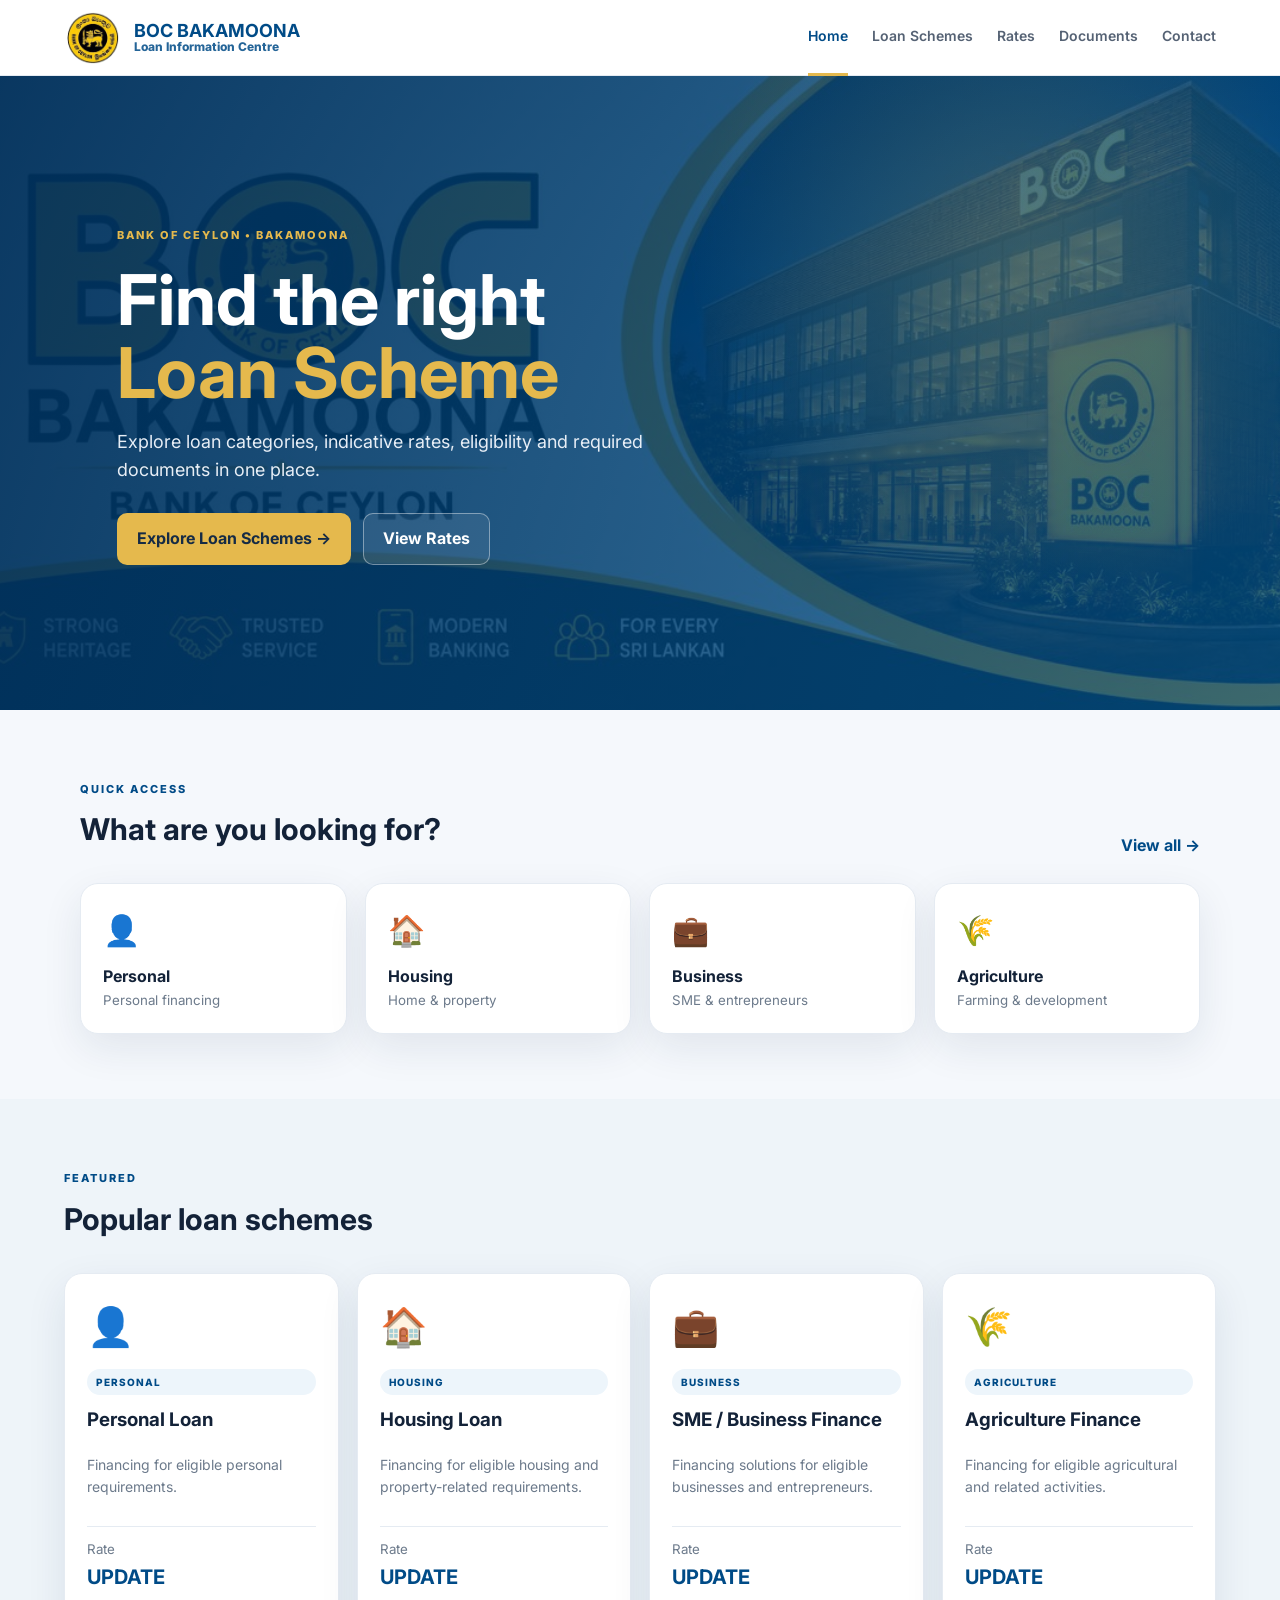
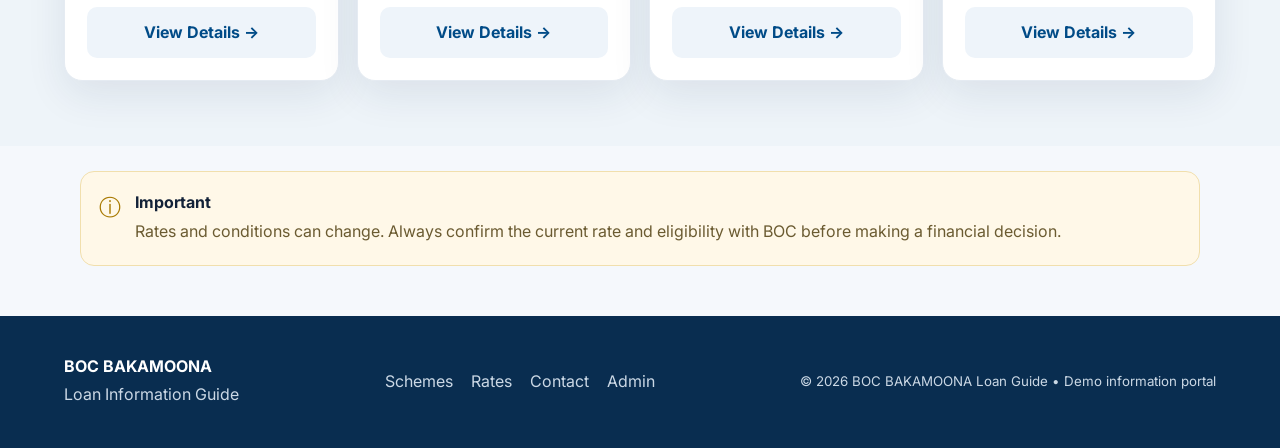
<file: index.html>
<!DOCTYPE html>
<html lang="en">
<head>
  <meta charset="UTF-8">
  <meta name="viewport" content="width=device-width, initial-scale=1.0">
  <meta name="description" content="BOC BAKAMOONA Loan Guide">
  <title>BOC BAKAMOONA | Loan Guide</title>
  <link rel="preconnect" href="https://fonts.googleapis.com">
  <link rel="preconnect" href="https://fonts.gstatic.com" crossorigin>
  <link href="https://fonts.googleapis.com/css2?family=Inter:wght@400;500;600;700;800&display=swap" rel="stylesheet">
  <link rel="stylesheet" href="assets/css/style.css">
</head>
<body>
<header class="topbar">
  <a  class="brand" href="index.html">
    <img src="assets/images/boc-logo.jpg" alt="Bank of Ceylon Logo">
    <div>
        <strong>BOC BAKAMOONA</strong>
        <span>Loan Information Centre</span>
    </div>
</a>
  <button class="menu-btn" onclick="toggleMenu()">☰</button>
  <nav id="mainNav">
    <a class="active" href="index.html">Home</a>
    <a href="schemes.html">Loan Schemes</a>
    <a href="rates.html">Rates</a>
    <a href="documents.html">Documents</a>
    <a href="contact.html">Contact</a>
  </nav>
</header>

<main>
  <section class="hero">
    <div class="hero-overlay"></div>
    <div class="hero-content">
      <span class="eyebrow">BANK OF CEYLON • BAKAMOONA</span>
      <h1>Find the right<br><strong>Loan Scheme</strong></h1>
      <p>Explore loan categories, indicative rates, eligibility and required documents in one place.</p>
      <div class="hero-actions">
        <a class="btn primary" href="schemes.html">Explore Loan Schemes →</a>
        <a class="btn glass" href="rates.html">View Rates</a>
      </div>
    </div>
  </section>

  <section class="container section">
    <div class="section-head">
      <div><span class="eyebrow dark">QUICK ACCESS</span><h2>What are you looking for?</h2></div>
      <a class="text-link" href="schemes.html">View all →</a>
    </div>
    <div class="quick-grid">
      <a class="quick-card" href="schemes.html?category=personal"><span>👤</span><b>Personal</b><small>Personal financing</small></a>
      <a class="quick-card" href="schemes.html?category=housing"><span>🏠</span><b>Housing</b><small>Home & property</small></a>
      <a class="quick-card" href="schemes.html?category=business"><span>💼</span><b>Business</b><small>SME & entrepreneurs</small></a>
      <a class="quick-card" href="schemes.html?category=agriculture"><span>🌾</span><b>Agriculture</b><small>Farming & development</small></a>
    </div>
  </section>

  <section class="container section soft">
    <div class="section-head">
      <div><span class="eyebrow dark">FEATURED</span><h2>Popular loan schemes</h2></div>
    </div>
    <div id="featuredSchemes" class="cards"></div>
  </section>

  <section class="container notice">
    <div class="notice-icon">ⓘ</div>
    <div>
      <b>Important</b>
      <p>Rates and conditions can change. Always confirm the current rate and eligibility with BOC before making a financial decision.</p>
    </div>
  </section>
</main>

<footer class="footer">
  <div><b>BOC BAKAMOONA</b><p>Loan Information Guide</p></div>
  <div class="footer-links"><a href="schemes.html">Schemes</a><a href="rates.html">Rates</a><a href="contact.html">Contact</a><a href="admin.html">Admin</a></div>
  <small>© <span class="year"></span> BOC BAKAMOONA Loan Guide • Demo information portal</small>
</footer>

<script src="assets/js/data.js"></script>
<script src="assets/js/app.js"></script>
</body>
</html>
</file>
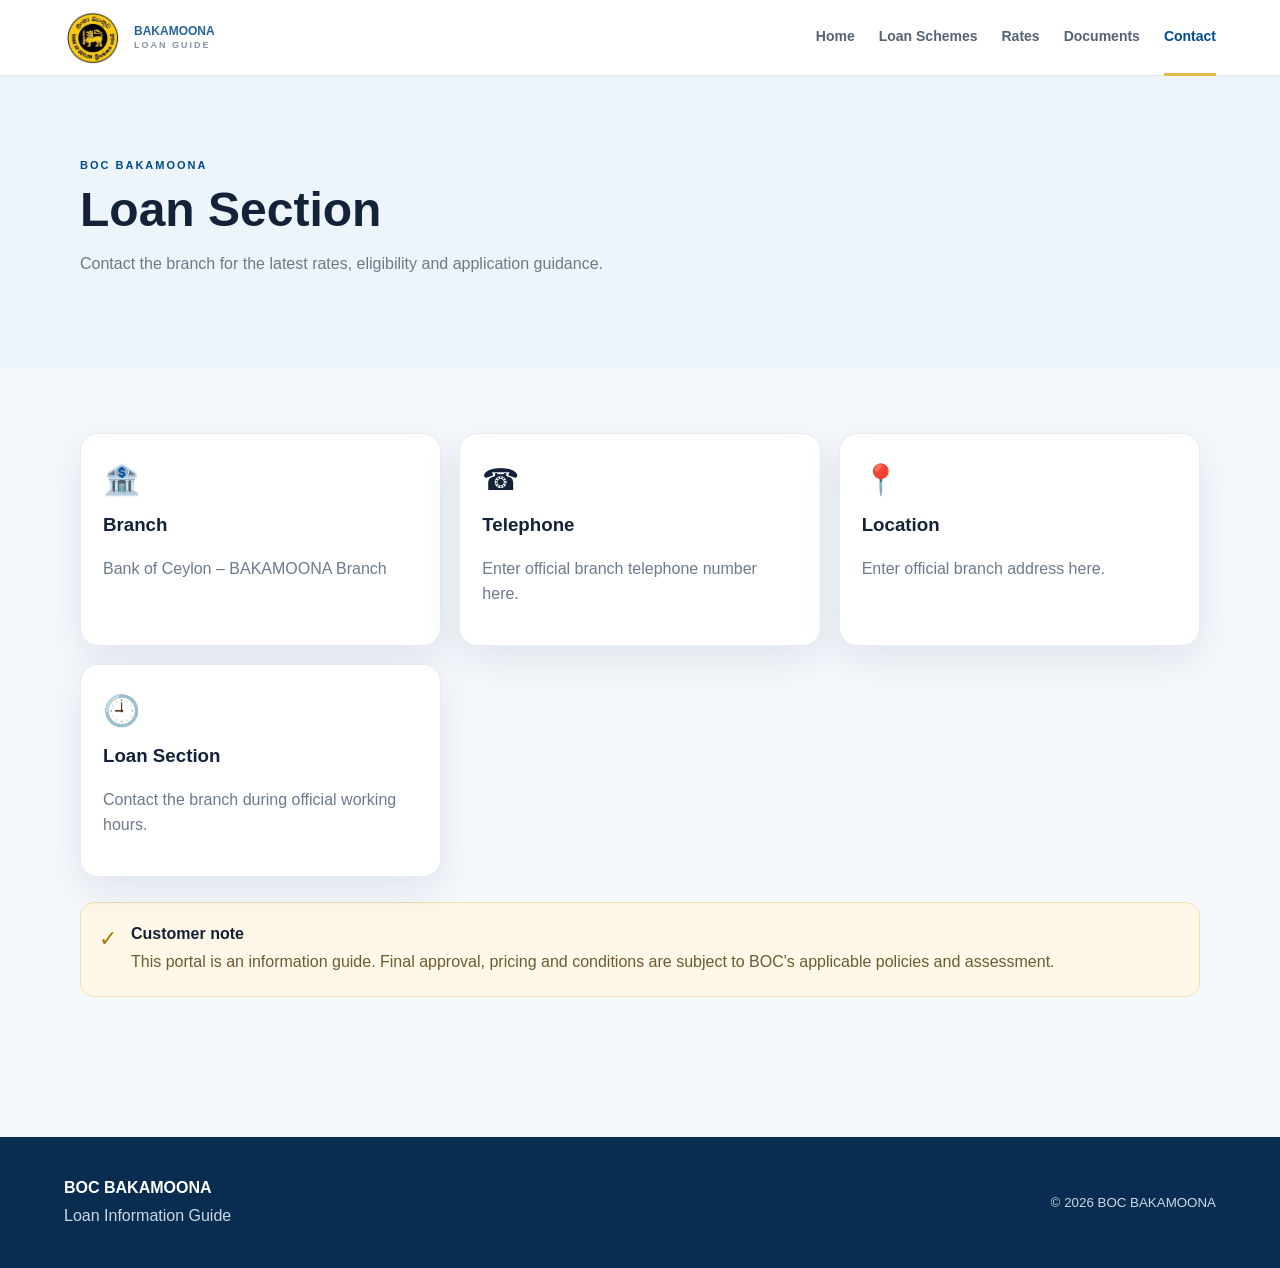
<file: contact.html>
<!DOCTYPE html>
<html lang="en">
<head><meta charset="UTF-8"><meta name="viewport" content="width=device-width, initial-scale=1.0"><title>Contact | BOC BAKAMOONA</title><link rel="stylesheet" href="assets/css/style.css"></head>
<body>
<header class="topbar"><a class="brand" href="index.html"><img src="assets/images/boc-logo.jpg" alt="Bank of Ceylon Logo"><span>BAKAMOONA<br><small>LOAN GUIDE</small></span></a><button class="menu-btn" onclick="toggleMenu()">☰</button><nav id="mainNav"><a href="index.html">Home</a><a href="schemes.html">Loan Schemes</a><a href="rates.html">Rates</a><a href="documents.html">Documents</a><a class="active" href="contact.html">Contact</a></nav></header>
<main><section class="page-hero"><div class="container"><span class="eyebrow dark">BOC BAKAMOONA</span><h1>Loan Section</h1><p>Contact the branch for the latest rates, eligibility and application guidance.</p></div></section>
<section class="container section"><div class="contact-grid"><div class="contact-card"><span>🏦</span><h3>Branch</h3><p>Bank of Ceylon – BAKAMOONA Branch</p></div><div class="contact-card"><span>☎</span><h3>Telephone</h3><p>Enter official branch telephone number here.</p></div><div class="contact-card"><span>📍</span><h3>Location</h3><p>Enter official branch address here.</p></div><div class="contact-card"><span>🕘</span><h3>Loan Section</h3><p>Contact the branch during official working hours.</p></div></div><div class="notice"><div class="notice-icon">✓</div><div><b>Customer note</b><p>This portal is an information guide. Final approval, pricing and conditions are subject to BOC's applicable policies and assessment.</p></div></div></section></main>
<footer class="footer"><div><b>BOC BAKAMOONA</b><p>Loan Information Guide</p></div><small>© <span class="year"></span> BOC BAKAMOONA</small></footer>
<script src="assets/js/app.js"></script></body></html>
</file>
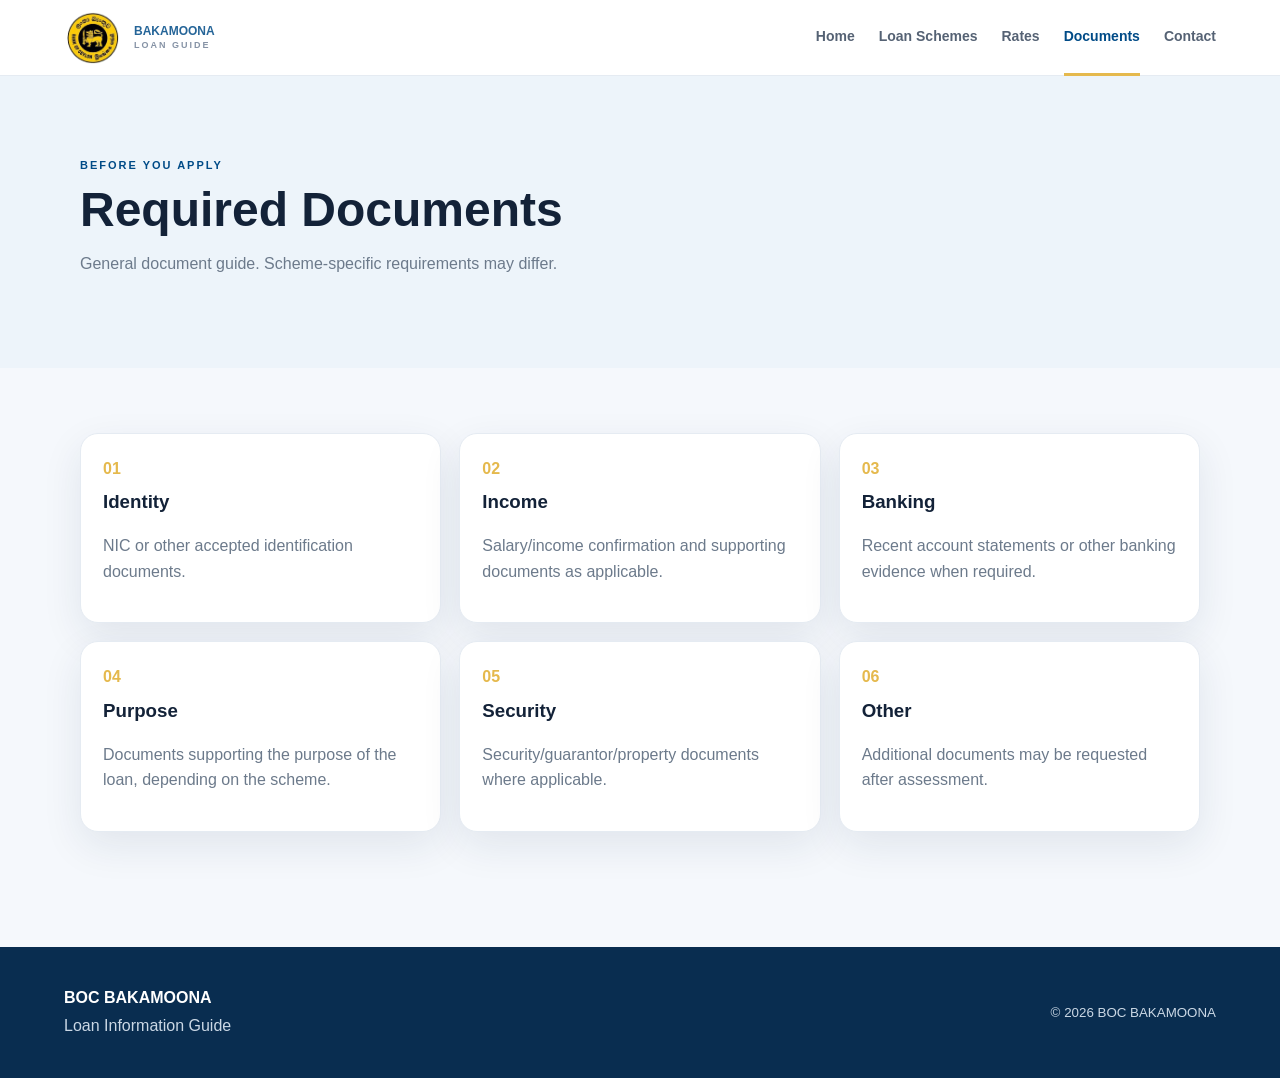
<file: documents.html>
<!DOCTYPE html>
<html lang="en">
<head><meta charset="UTF-8"><meta name="viewport" content="width=device-width, initial-scale=1.0"><title>Required Documents | BOC BAKAMOONA</title><link rel="stylesheet" href="assets/css/style.css"></head>
<body>
<header class="topbar"><a class="brand" href="index.html"><img src="assets/images/boc-logo.jpg" alt="Bank of Ceylon Logo"><span>BAKAMOONA<br><small>LOAN GUIDE</small></span></a><button class="menu-btn" onclick="toggleMenu()">☰</button><nav id="mainNav"><a href="index.html">Home</a><a href="schemes.html">Loan Schemes</a><a href="rates.html">Rates</a><a class="active" href="documents.html">Documents</a><a href="contact.html">Contact</a></nav></header>
<main><section class="page-hero"><div class="container"><span class="eyebrow dark">BEFORE YOU APPLY</span><h1>Required Documents</h1><p>General document guide. Scheme-specific requirements may differ.</p></div></section>
<section class="container section"><div class="doc-grid"><div class="info-card"><span>01</span><h3>Identity</h3><p>NIC or other accepted identification documents.</p></div><div class="info-card"><span>02</span><h3>Income</h3><p>Salary/income confirmation and supporting documents as applicable.</p></div><div class="info-card"><span>03</span><h3>Banking</h3><p>Recent account statements or other banking evidence when required.</p></div><div class="info-card"><span>04</span><h3>Purpose</h3><p>Documents supporting the purpose of the loan, depending on the scheme.</p></div><div class="info-card"><span>05</span><h3>Security</h3><p>Security/guarantor/property documents where applicable.</p></div><div class="info-card"><span>06</span><h3>Other</h3><p>Additional documents may be requested after assessment.</p></div></div></section></main>
<footer class="footer"><div><b>BOC BAKAMOONA</b><p>Loan Information Guide</p></div><small>© <span class="year"></span> BOC BAKAMOONA</small></footer>
<script src="assets/js/app.js"></script></body></html>
</file>
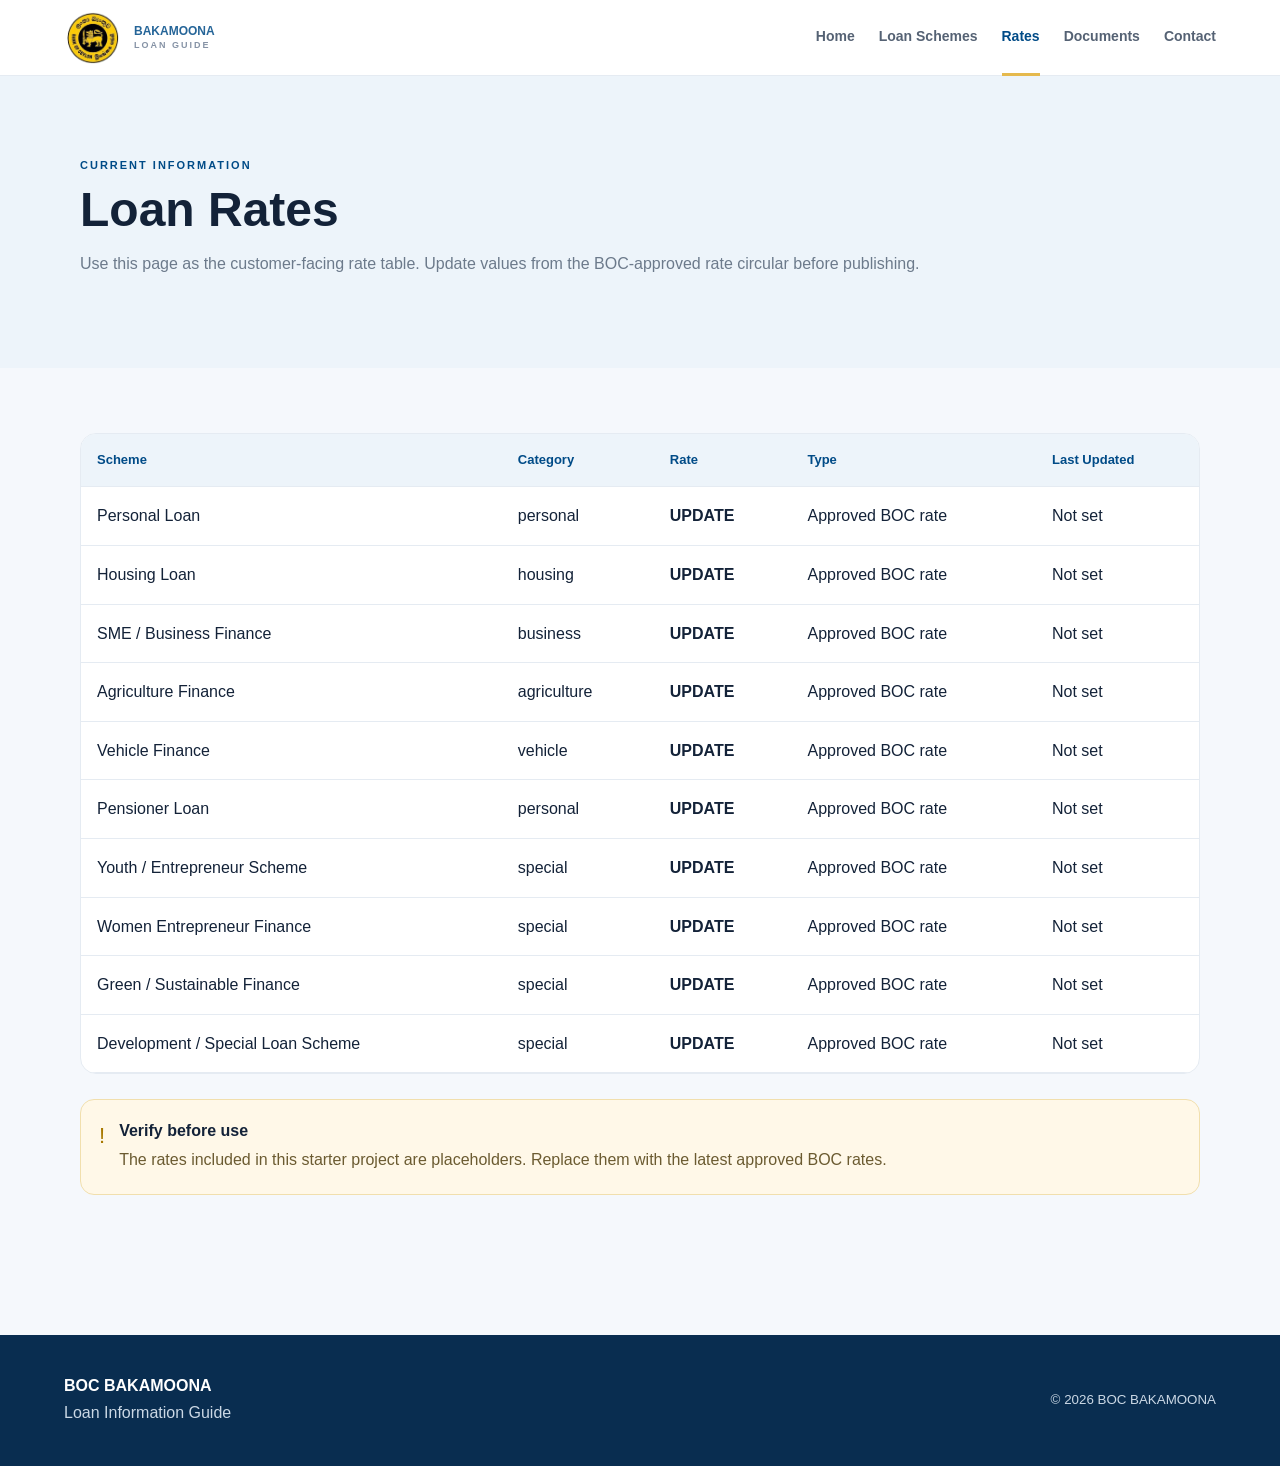
<file: rates.html>
<!DOCTYPE html>
<html lang="en">
<head><meta charset="UTF-8"><meta name="viewport" content="width=device-width, initial-scale=1.0"><title>Loan Rates | BOC BAKAMOONA</title><link rel="stylesheet" href="assets/css/style.css"></head>
<body>
<header class="topbar"><a class="brand" href="index.html"><img src="assets/images/boc-logo.jpg" alt="Bank of Ceylon Logo"><span>BAKAMOONA<br><small>LOAN GUIDE</small></span></a><button class="menu-btn" onclick="toggleMenu()">☰</button><nav id="mainNav"><a href="index.html">Home</a><a href="schemes.html">Loan Schemes</a><a class="active" href="rates.html">Rates</a><a href="documents.html">Documents</a><a href="contact.html">Contact</a></nav></header>
<main><section class="page-hero"><div class="container"><span class="eyebrow dark">CURRENT INFORMATION</span><h1>Loan Rates</h1><p>Use this page as the customer-facing rate table. Update values from the BOC-approved rate circular before publishing.</p></div></section>
<section class="container section"><div class="table-wrap"><table><thead><tr><th>Scheme</th><th>Category</th><th>Rate</th><th>Type</th><th>Last Updated</th></tr></thead><tbody id="ratesTable"></tbody></table></div><div class="notice"><div class="notice-icon">!</div><div><b>Verify before use</b><p>The rates included in this starter project are placeholders. Replace them with the latest approved BOC rates.</p></div></div></section></main>
<footer class="footer"><div><b>BOC BAKAMOONA</b><p>Loan Information Guide</p></div><small>© <span class="year"></span> BOC BAKAMOONA</small></footer>
<script src="assets/js/data.js"></script><script src="assets/js/app.js"></script><script>document.addEventListener("DOMContentLoaded",renderRates);</script>
</body></html>
</file>
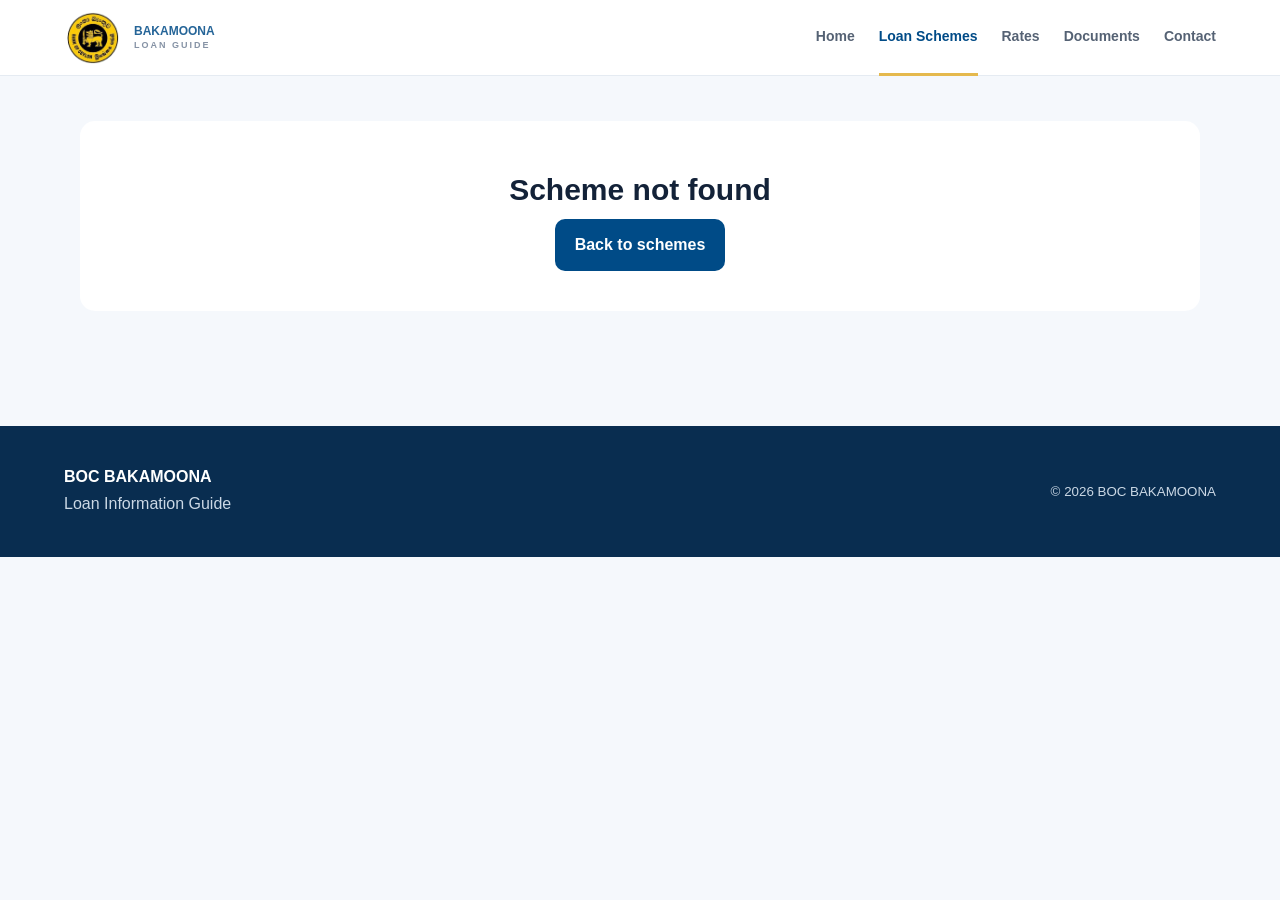
<file: scheme.html>
<!DOCTYPE html>
<html lang="en">
<head>
<meta charset="UTF-8"><meta name="viewport" content="width=device-width, initial-scale=1.0">
<title>Loan Scheme | BOC BAKAMOONA</title><link rel="stylesheet" href="assets/css/style.css">
</head>
<body>
<header class="topbar"><a class="brand" href="index.html"><img src="assets/images/boc-logo.jpg" alt="Bank of Ceylon Logo"><span>BAKAMOONA<br><small>LOAN GUIDE</small></span></a><button class="menu-btn" onclick="toggleMenu()">☰</button><nav id="mainNav"><a href="index.html">Home</a><a class="active" href="schemes.html">Loan Schemes</a><a href="rates.html">Rates</a><a href="documents.html">Documents</a><a href="contact.html">Contact</a></nav></header>
<main><section id="schemeDetail" class="container section detail-page"></section></main>
<footer class="footer"><div><b>BOC BAKAMOONA</b><p>Loan Information Guide</p></div><small>© <span class="year"></span> BOC BAKAMOONA</small></footer>
<script src="assets/js/data.js"></script><script src="assets/js/app.js"></script><script>document.addEventListener("DOMContentLoaded",renderSchemeDetail);</script>
</body>
</html>
</file>
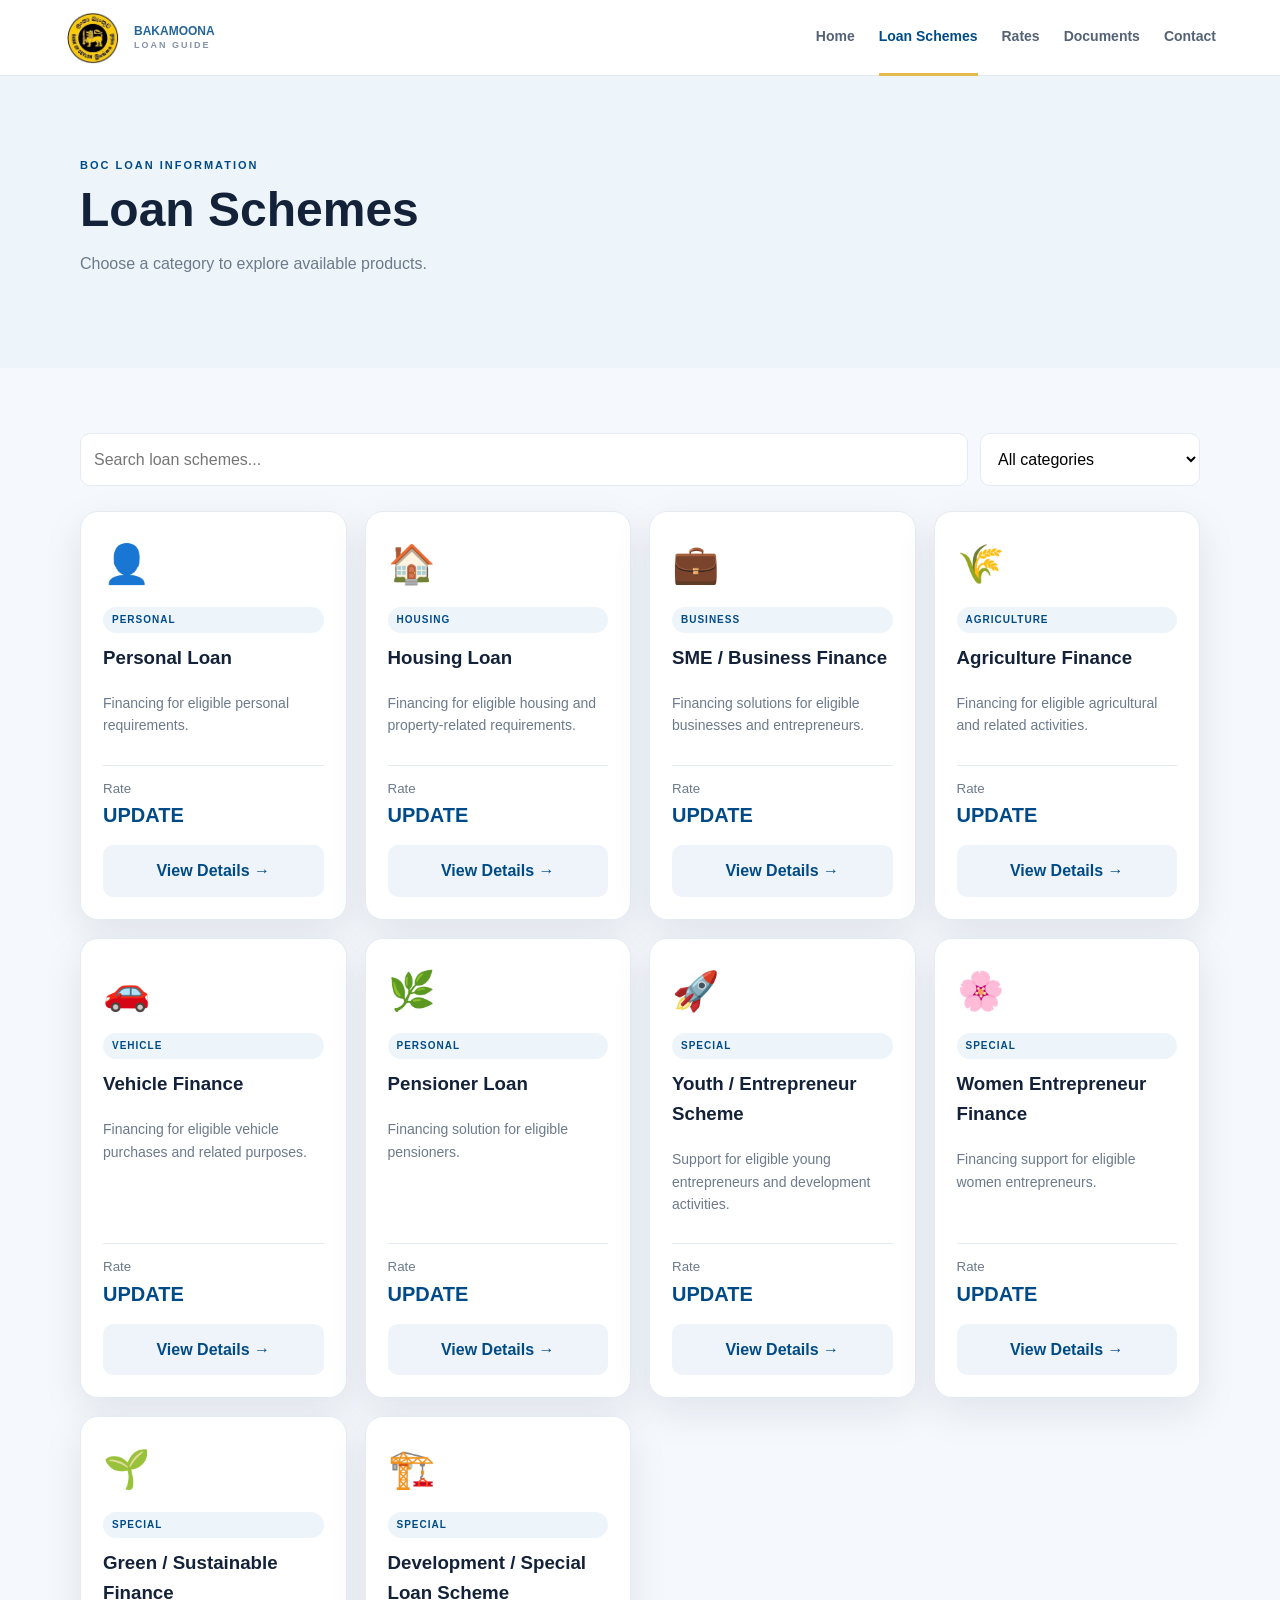
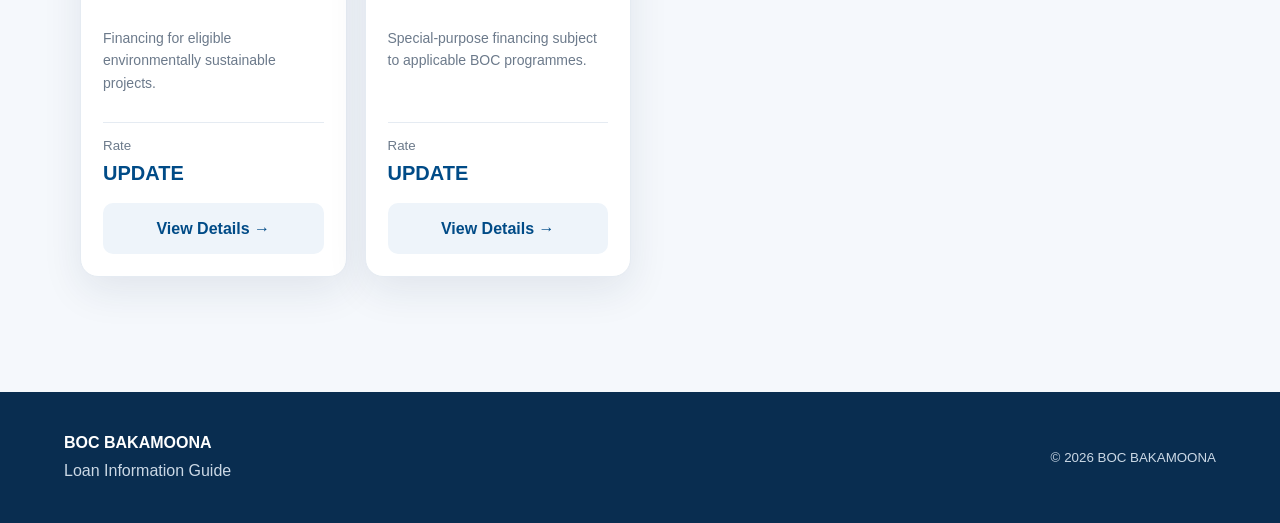
<file: schemes.html>
<!DOCTYPE html>
<html lang="en">
<head>
<meta charset="UTF-8"><meta name="viewport" content="width=device-width, initial-scale=1.0">
<title>Loan Schemes | BOC BAKAMOONA</title>
<link rel="stylesheet" href="assets/css/style.css">
</head>
<body>
<header class="topbar">
<a class="brand" href="index.html"> <img src="assets/images/boc-logo.jpg" alt="Bank of Ceylon Logo"><span>BAKAMOONA<br><small>LOAN GUIDE</small></span></a>
<button class="menu-btn" onclick="toggleMenu()">☰</button>
<nav id="mainNav"><a href="index.html">Home</a><a class="active" href="schemes.html">Loan Schemes</a><a href="rates.html">Rates</a><a href="documents.html">Documents</a><a href="contact.html">Contact</a></nav>
</header>
<main>
<section class="page-hero"><div class="container"><span class="eyebrow dark">BOC LOAN INFORMATION</span><h1>Loan Schemes</h1><p>Choose a category to explore available products.</p></div></section>
<section class="container section">
<div class="toolbar"><input id="searchInput" class="search" placeholder="Search loan schemes..." oninput="renderSchemes()">
<select id="categoryFilter" class="select" onchange="renderSchemes()"><option value="all">All categories</option><option value="personal">Personal</option><option value="housing">Housing</option><option value="business">Business</option><option value="agriculture">Agriculture</option><option value="vehicle">Vehicle</option><option value="special">Special Schemes</option></select></div>
<div id="schemeGrid" class="cards"></div>
</section>
</main>
<footer class="footer"><div><b>BOC BAKAMOONA</b><p>Loan Information Guide</p></div><small>© <span class="year"></span> BOC BAKAMOONA</small></footer>
<script src="assets/js/data.js"></script><script src="assets/js/app.js"></script><script>document.addEventListener("DOMContentLoaded",()=>{const p=new URLSearchParams(location.search).get("category");if(p)document.getElementById("categoryFilter").value=p;renderSchemes();});</script>
</body>
</html>
</file>
<file: assets/css/style.css>
:root{--blue:#004b87;--blue2:#0069b8;--gold:#e5b94d;--ink:#132238;--muted:#6c7a8b;--bg:#f5f8fc;--white:#fff;--border:#e5ebf2;--shadow:0 14px 40px rgba(17,43,74,.09)}
*{box-sizing:border-box}html{scroll-behavior:smooth}body{margin:0;font-family:Inter,Arial,sans-serif;color:var(--ink);background:var(--bg);line-height:1.6}a{text-decoration:none;color:inherit}.topbar{height:76px;background:#fff;border-bottom:1px solid var(--border);display:flex;align-items:center;justify-content:space-between;padding:0 5%;position:sticky;top:0;z-index:10}.brand{display:flex;align-items:center;gap:10px;color:var(--blue);font-weight:800;line-height:1.05}.brand small{font-size:9px;letter-spacing:2px;color:#718096}.brand-mark{background:var(--blue);color:#fff;border-radius:9px;padding:10px 8px;font-size:14px}.topbar nav{display:flex;gap:24px;font-size:14px;font-weight:600;color:#556274}.topbar nav a{padding:26px 0;border-bottom:3px solid transparent}.topbar nav a:hover,.topbar nav .active{color:var(--blue);border-bottom-color:var(--gold)}.menu-btn{display:none;border:0;background:none;font-size:24px}.hero{min-height:590px;position:relative;background:linear-gradient(110deg,rgba(0,48,91,.96),rgba(0,84,143,.76)),url("../images/boc-background.jpg") center/cover}.hero-overlay{position:absolute;inset:0;background:radial-gradient(circle at 80% 30%,rgba(229,185,77,.22),transparent 30%)}.hero-content{position:relative;max-width:1200px;margin:auto;padding:145px 6%;color:#fff}.eyebrow{font-size:11px;letter-spacing:2px;font-weight:800;color:var(--gold)}.eyebrow.dark{color:var(--blue)}h1{font-size:clamp(38px,6vw,70px);line-height:1.05;margin:16px 0}h1 strong{color:var(--gold)}.hero p{max-width:580px;font-size:18px;color:#e7eef6}.hero-actions{display:flex;gap:12px;margin-top:28px}.btn{display:inline-flex;justify-content:center;align-items:center;padding:12px 19px;border-radius:10px;font-weight:700;border:1px solid transparent;cursor:pointer}.primary{background:var(--blue);color:#fff}.hero .primary{background:var(--gold);color:#152b45}.glass{border-color:rgba(255,255,255,.4);color:#fff;background:rgba(255,255,255,.08)}.secondary{background:#eef4fa;color:var(--blue)}.danger{background:#fff0f0;color:#a52222}.full{width:100%}.container{width:min(1120px,90%);margin:auto}.section{padding:65px 0}.soft{background:#eef4f9;width:100%;padding-left:5%;padding-right:5%}.section-head{display:flex;justify-content:space-between;align-items:end;margin-bottom:25px}h2{font-size:30px;margin:5px 0}.text-link,.back{color:var(--blue);font-weight:700}.quick-grid,.cards{display:grid;grid-template-columns:repeat(4,1fr);gap:18px}.quick-card,.scheme-card,.info-card,.contact-card,.highlight{background:#fff;border:1px solid var(--border);border-radius:18px;padding:22px;box-shadow:var(--shadow)}.quick-card span{font-size:30px;display:block;margin-bottom:10px}.quick-card b,.quick-card small{display:block}.quick-card small{color:var(--muted)}.scheme-card{display:flex;flex-direction:column}.scheme-icon,.big-icon{font-size:38px}.pill{display:inline-block;background:#edf5fb;color:var(--blue);font-size:10px;text-transform:uppercase;font-weight:800;letter-spacing:1px;padding:5px 9px;border-radius:30px;margin-top:12px}.scheme-card h3{margin:10px 0 5px}.scheme-card p{color:var(--muted);font-size:14px;flex:1}.rate{border-top:1px solid var(--border);margin:14px 0;padding-top:12px}.rate small,.stat-row small{display:block;color:var(--muted)}.rate b{font-size:20px;color:var(--blue)}.notice{display:flex;gap:14px;align-items:flex-start;background:#fff8e8;border:1px solid #f1dfad;padding:18px;border-radius:14px;margin:25px auto}.notice p{margin:3px 0;color:#6b5b31}.notice-icon{font-size:22px;color:#a87900}.footer{margin-top:50px;padding:38px 5%;background:#092d50;color:#cbd8e5;display:flex;align-items:center;justify-content:space-between;gap:20px;flex-wrap:wrap}.footer b{color:#fff}.footer p{margin:2px 0}.footer-links{display:flex;gap:18px}.page-hero{padding:75px 0;background:#edf4fa}.page-hero h1{font-size:48px;margin:8px 0}.page-hero p{color:var(--muted)}.toolbar{display:flex;gap:12px;margin-bottom:25px}.search,.select,.admin-row input,.admin-login input{width:100%;padding:13px;border:1px solid var(--border);border-radius:10px;background:#fff;font:inherit}.select{max-width:220px}.detail-page{padding-top:45px}.detail-grid{display:grid;grid-template-columns:1.5fr .8fr;gap:30px;margin-top:25px}.lead{font-size:18px;color:var(--muted)}.highlight{align-self:start}.highlight>span{font-size:28px;color:#1c9b61}.stat-row{display:grid;grid-template-columns:repeat(3,1fr);gap:12px;margin-top:25px}.stat-row>div{background:#fff;border:1px solid var(--border);border-radius:12px;padding:15px}.stat-row b{color:var(--blue)}.detail-section{margin-top:45px}.doc-list{display:grid;gap:10px}.doc-list div{background:#fff;border:1px solid var(--border);padding:14px;border-radius:10px}.doc-list span{font-weight:800;color:var(--gold);margin-right:12px}.table-wrap{overflow:auto;background:#fff;border-radius:16px;border:1px solid var(--border)}table{width:100%;border-collapse:collapse;min-width:700px}th,td{padding:16px;text-align:left;border-bottom:1px solid var(--border)}th{background:#edf4fa;color:var(--blue);font-size:13px}.doc-grid,.contact-grid{display:grid;grid-template-columns:repeat(3,1fr);gap:18px}.info-card span{color:var(--gold);font-weight:900}.info-card h3,.contact-card h3{margin:6px 0}.info-card p,.contact-card p{color:var(--muted)}.contact-card span{font-size:30px}.empty{grid-column:1/-1;background:#fff;padding:40px;text-align:center;border-radius:15px}.admin-login{max-width:430px;margin:auto;background:#fff;border:1px solid var(--border);padding:25px;border-radius:16px;display:grid;gap:12px}.admin-login small{color:var(--muted)}.hidden{display:none}.admin-head{display:flex;justify-content:space-between;align-items:center}.admin-row{background:#fff;border:1px solid var(--border);border-radius:14px;padding:18px;margin:12px 0;display:grid;grid-template-columns:1.5fr 1fr 1fr 1fr 1fr;gap:10px;align-items:center}.admin-row label{font-size:11px;color:var(--muted)}.qr-box{background:#fff;border:1px solid var(--border);border-radius:16px;padding:25px;max-width:500px}.qr-box input{margin-bottom:10px}#qrcode{margin-top:20px;padding:10px;background:#fff;display:inline-block}@media(max-width:800px){.topbar nav{display:none;position:absolute;top:76px;left:0;right:0;background:#fff;padding:10px 5%;flex-direction:column;gap:0;box-shadow:var(--shadow)}.topbar nav.show{display:flex}.topbar nav a{padding:12px 0;border:0}.menu-btn{display:block}.quick-grid,.cards,.doc-grid,.contact-grid{grid-template-columns:1fr 1fr}.detail-grid{grid-template-columns:1fr}.admin-row{grid-template-columns:1fr 1fr}.hero-content{padding-top:110px}.hero{min-height:530px}}@media(max-width:520px){.quick-grid,.cards,.doc-grid,.contact-grid,.stat-row{grid-template-columns:1fr}.hero-actions{flex-direction:column}.toolbar{flex-direction:column}.select{max-width:none}.admin-row{grid-template-columns:1fr}.footer{flex-direction:column;align-items:flex-start}}.brand {
    display: flex;
    align-items: center;
    gap: 12px;
}

.brand img {
    width: 58px;
    height: 58px;
    object-fit: contain;
    border-radius: 50%;
    background: white;
    padding: 3px;
}

.brand strong {
    display: block;
    font-size: 18px;
}

.brand span {
    display: block;
    font-size: 12px;
    opacity: .85;
}
/* =========================
   MOBILE RESPONSIVE RATES
   ========================= */

@media (max-width: 600px) {

    .table-wrap {
        width: 100%;
        overflow-x: hidden;
        margin: 0;
    }

    .table-wrap table,
    .table-wrap thead,
    .table-wrap tbody,
    .table-wrap th,
    .table-wrap td,
    .table-wrap tr {
        display: block;
        width: 100%;
    }

    .table-wrap thead {
        display: none;
    }

    .table-wrap tr {
        margin-bottom: 16px;
        padding: 14px;
        border-radius: 12px;
        background: #fff;
        box-shadow: 0 3px 12px rgba(0,0,0,0.08);
        border: 1px solid #e5e5e5;
        box-sizing: border-box;
    }

    .table-wrap td {
        display: flex;
        justify-content: space-between;
        align-items: flex-start;
        gap: 12px;
        padding: 8px 0;
        border: none;
        font-size: 14px;
        line-height: 1.4;
        box-sizing: border-box;
        word-break: break-word;
    }

    .table-wrap td::before {
        font-weight: 700;
        flex: 0 0 42%;
        color: #555;
    }

    .table-wrap td:nth-child(1)::before {
        content: "Scheme";
    }

    .table-wrap td:nth-child(2)::before {
        content: "Category";
    }

    .table-wrap td:nth-child(3)::before {
        content: "Rate";
    }

    .table-wrap td:nth-child(4)::before {
        content: "Type";
    }

    .table-wrap td:nth-child(5)::before {
        content: "Last Updated";
    }

    .table-wrap td:nth-child(3) {
        font-weight: 700;
    }
}
</file>
